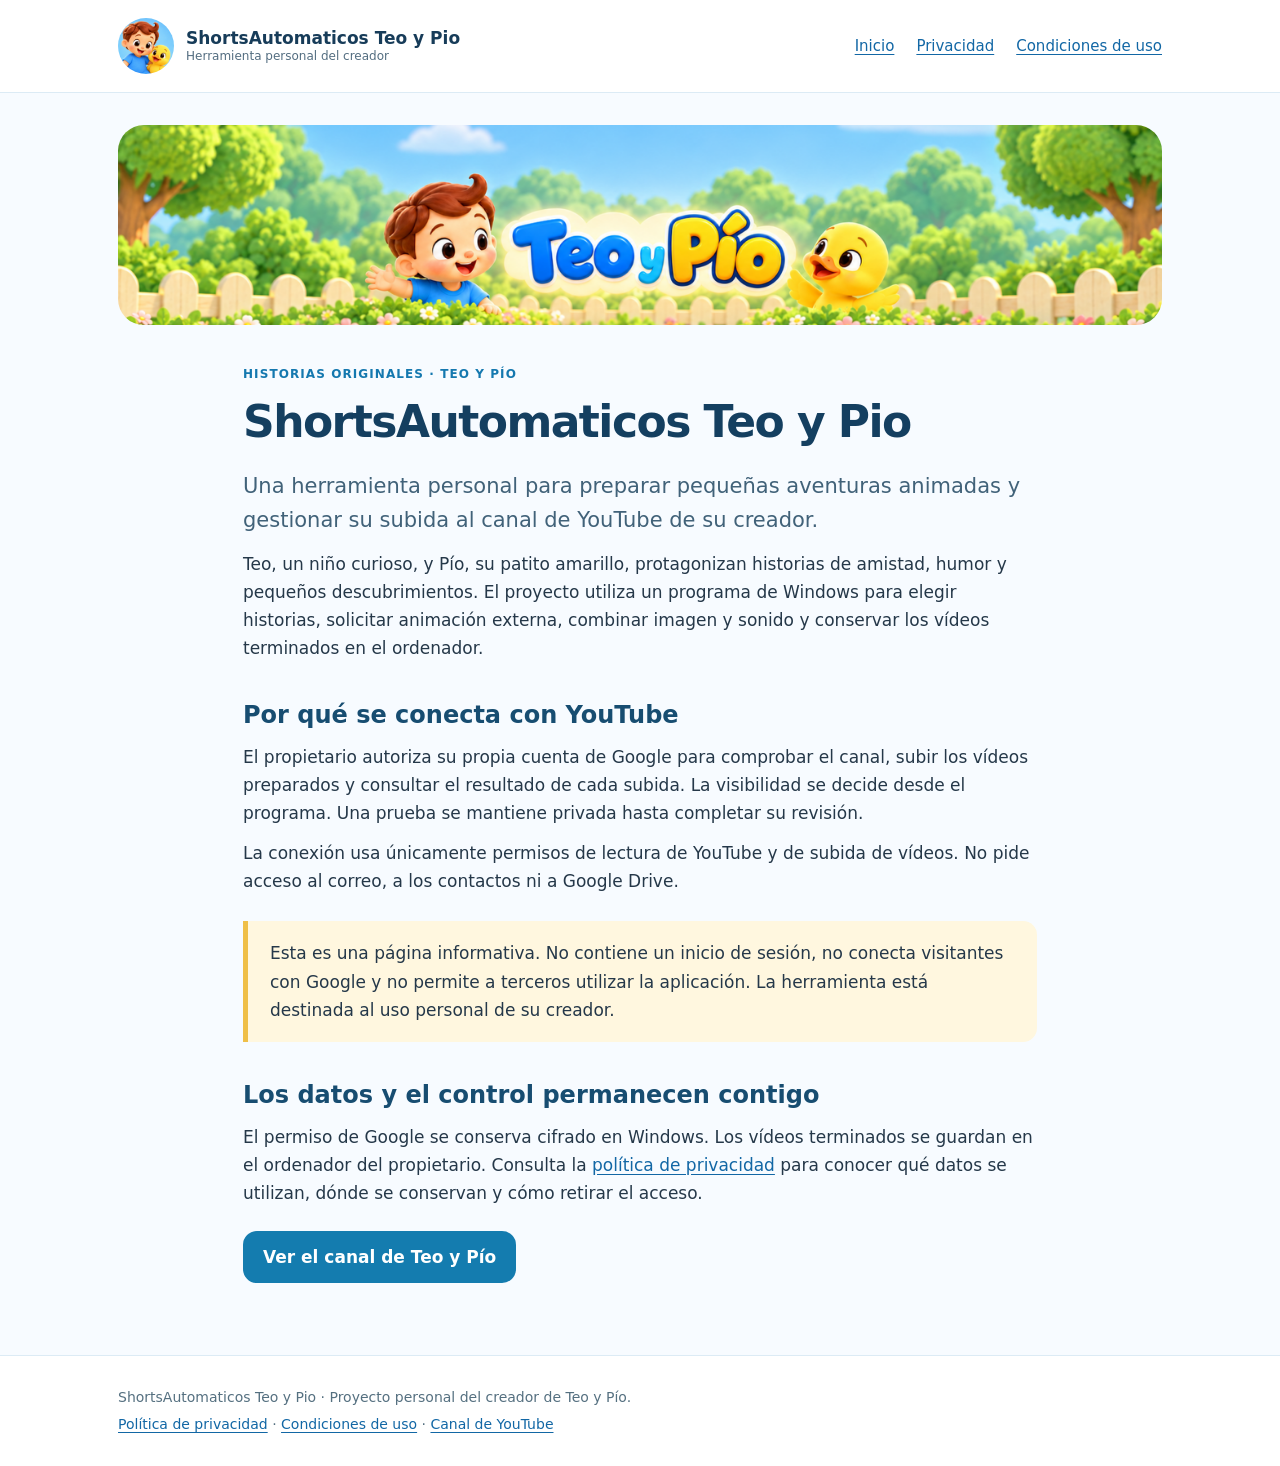
<file: index.html>
<!doctype html><html lang="es"><head><meta charset="utf-8"><meta name="viewport" content="width=device-width,initial-scale=1"><title>Inicio · ShortsAutomaticos Teo y Pio</title><meta name="description" content="Información del proyecto personal ShortsAutomaticos Teo y Pio y de su conexión con YouTube."><link rel="icon" href="avatar.png"><link rel="stylesheet" href="style.css"></head><body><header><nav class="nav" aria-label="Navegación principal"><a class="brand" href="index.html"><img src="avatar.png" alt="Teo y Pío"><span>ShortsAutomaticos Teo y Pio<small>Herramienta personal del creador</small></span></a><div class="links"><a href="index.html">Inicio</a><a href="privacidad.html">Privacidad</a><a href="condiciones.html">Condiciones de uso</a></div></nav></header><div class="hero"><img class="scene" src="banner.png" alt="Teo y Pío juntos en un jardín soleado"></div><main class="content"><p class="eyebrow">Historias originales · Teo y Pío</p><h1>ShortsAutomaticos Teo y Pio</h1><p class="lead">Una herramienta personal para preparar pequeñas aventuras animadas y gestionar su subida al canal de YouTube de su creador.</p><p>Teo, un niño curioso, y Pío, su patito amarillo, protagonizan historias de amistad, humor y pequeños descubrimientos. El proyecto utiliza un programa de Windows para elegir historias, solicitar animación externa, combinar imagen y sonido y conservar los vídeos terminados en el ordenador.</p><h2>Por qué se conecta con YouTube</h2><p>El propietario autoriza su propia cuenta de Google para comprobar el canal, subir los vídeos preparados y consultar el resultado de cada subida. La visibilidad se decide desde el programa. Una prueba se mantiene privada hasta completar su revisión.</p><p>La conexión usa únicamente permisos de lectura de YouTube y de subida de vídeos. No pide acceso al correo, a los contactos ni a Google Drive.</p><div class="notice">Esta es una página informativa. No contiene un inicio de sesión, no conecta visitantes con Google y no permite a terceros utilizar la aplicación. La herramienta está destinada al uso personal de su creador.</div><h2>Los datos y el control permanecen contigo</h2><p>El permiso de Google se conserva cifrado en Windows. Los vídeos terminados se guardan en el ordenador del propietario. Consulta la <a href="privacidad.html">política de privacidad</a> para conocer qué datos se utilizan, dónde se conservan y cómo retirar el acceso.</p><a class="button" href="https://www.youtube.com/channel/UCzIJJ-ZpsBvUkj3fXOv5QSQ">Ver el canal de Teo y Pío</a></main><footer><div class="foot"><p>ShortsAutomaticos Teo y Pio · Proyecto personal del creador de Teo y Pío.</p><p><a href="privacidad.html">Política de privacidad</a> · <a href="condiciones.html">Condiciones de uso</a> · <a href="https://www.youtube.com/channel/UCzIJJ-ZpsBvUkj3fXOv5QSQ">Canal de YouTube</a></p></div></footer></body></html>
</file>
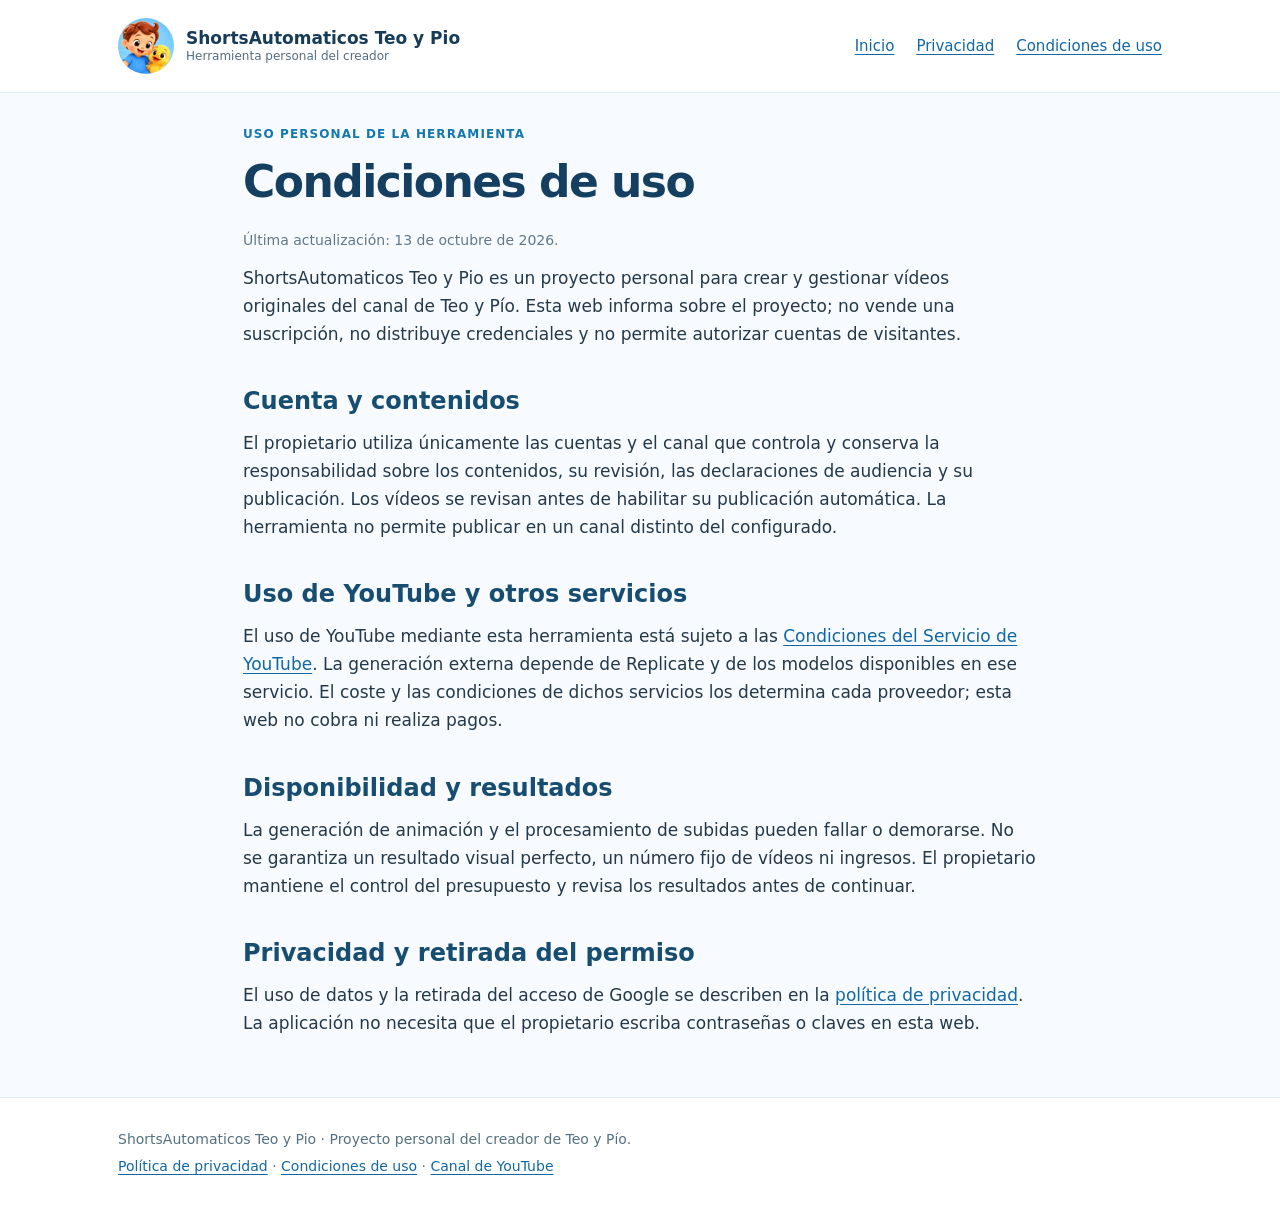
<file: condiciones.html>
<!doctype html><html lang="es"><head><meta charset="utf-8"><meta name="viewport" content="width=device-width,initial-scale=1"><title>Condiciones de uso · ShortsAutomaticos Teo y Pio</title><meta name="description" content="Información del proyecto personal ShortsAutomaticos Teo y Pio y de su conexión con YouTube."><link rel="icon" href="avatar.png"><link rel="stylesheet" href="style.css"></head><body><header><nav class="nav" aria-label="Navegación principal"><a class="brand" href="index.html"><img src="avatar.png" alt="Teo y Pío"><span>ShortsAutomaticos Teo y Pio<small>Herramienta personal del creador</small></span></a><div class="links"><a href="index.html">Inicio</a><a href="privacidad.html">Privacidad</a><a href="condiciones.html">Condiciones de uso</a></div></nav></header><main class="content"><p class="eyebrow">Uso personal de la herramienta</p><h1>Condiciones de uso</h1><p class="meta">Última actualización: 13 de octubre de 2026.</p><p>ShortsAutomaticos Teo y Pio es un proyecto personal para crear y gestionar vídeos originales del canal de Teo y Pío. Esta web informa sobre el proyecto; no vende una suscripción, no distribuye credenciales y no permite autorizar cuentas de visitantes.</p><h2>Cuenta y contenidos</h2><p>El propietario utiliza únicamente las cuentas y el canal que controla y conserva la responsabilidad sobre los contenidos, su revisión, las declaraciones de audiencia y su publicación. Los vídeos se revisan antes de habilitar su publicación automática. La herramienta no permite publicar en un canal distinto del configurado.</p><h2>Uso de YouTube y otros servicios</h2><p>El uso de YouTube mediante esta herramienta está sujeto a las <a href="https://www.youtube.com/t/terms">Condiciones del Servicio de YouTube</a>. La generación externa depende de Replicate y de los modelos disponibles en ese servicio. El coste y las condiciones de dichos servicios los determina cada proveedor; esta web no cobra ni realiza pagos.</p><h2>Disponibilidad y resultados</h2><p>La generación de animación y el procesamiento de subidas pueden fallar o demorarse. No se garantiza un resultado visual perfecto, un número fijo de vídeos ni ingresos. El propietario mantiene el control del presupuesto y revisa los resultados antes de continuar.</p><h2>Privacidad y retirada del permiso</h2><p>El uso de datos y la retirada del acceso de Google se describen en la <a href="privacidad.html">política de privacidad</a>. La aplicación no necesita que el propietario escriba contraseñas o claves en esta web.</p></main><footer><div class="foot"><p>ShortsAutomaticos Teo y Pio · Proyecto personal del creador de Teo y Pío.</p><p><a href="privacidad.html">Política de privacidad</a> · <a href="condiciones.html">Condiciones de uso</a> · <a href="https://www.youtube.com/channel/UCzIJJ-ZpsBvUkj3fXOv5QSQ">Canal de YouTube</a></p></div></footer></body></html>
</file>
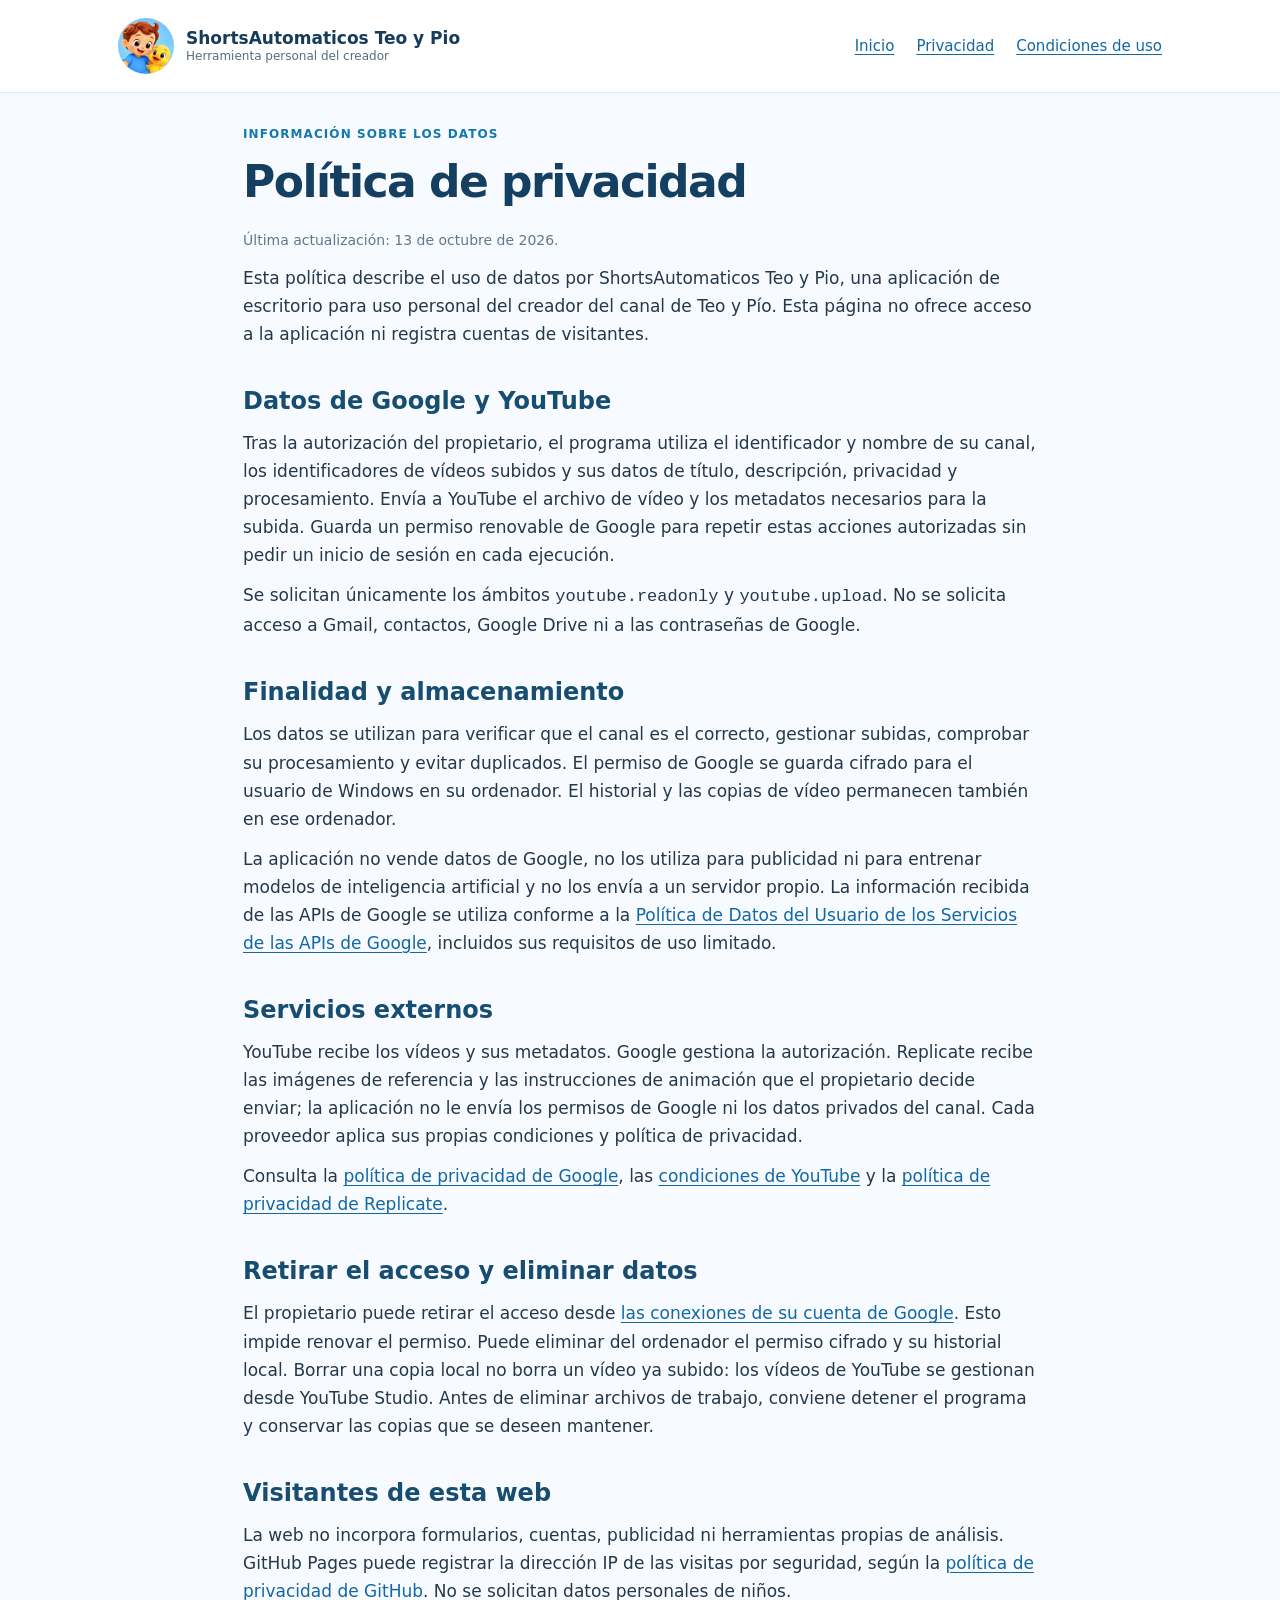
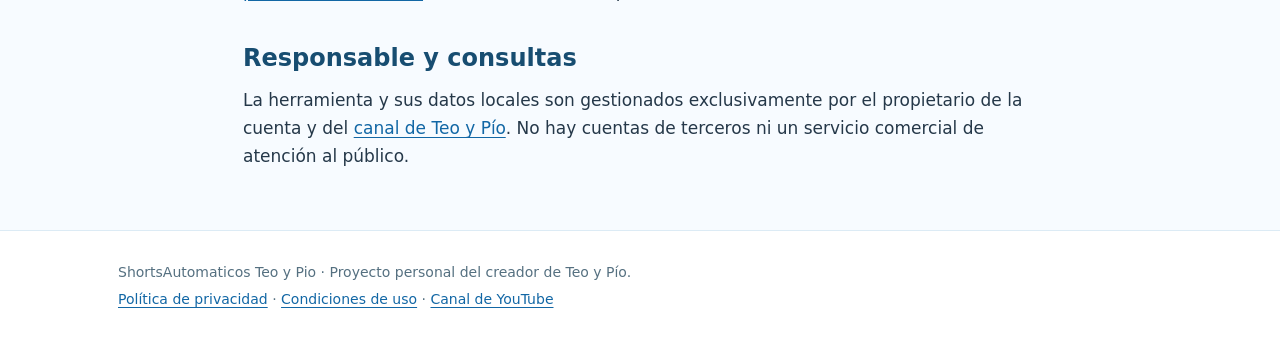
<file: privacidad.html>
<!doctype html><html lang="es"><head><meta charset="utf-8"><meta name="viewport" content="width=device-width,initial-scale=1"><title>Política de privacidad · ShortsAutomaticos Teo y Pio</title><meta name="description" content="Información del proyecto personal ShortsAutomaticos Teo y Pio y de su conexión con YouTube."><link rel="icon" href="avatar.png"><link rel="stylesheet" href="style.css"></head><body><header><nav class="nav" aria-label="Navegación principal"><a class="brand" href="index.html"><img src="avatar.png" alt="Teo y Pío"><span>ShortsAutomaticos Teo y Pio<small>Herramienta personal del creador</small></span></a><div class="links"><a href="index.html">Inicio</a><a href="privacidad.html">Privacidad</a><a href="condiciones.html">Condiciones de uso</a></div></nav></header><main class="content"><p class="eyebrow">Información sobre los datos</p><h1>Política de privacidad</h1><p class="meta">Última actualización: 13 de octubre de 2026.</p><p>Esta política describe el uso de datos por ShortsAutomaticos Teo y Pio, una aplicación de escritorio para uso personal del creador del canal de Teo y Pío. Esta página no ofrece acceso a la aplicación ni registra cuentas de visitantes.</p><h2>Datos de Google y YouTube</h2><p>Tras la autorización del propietario, el programa utiliza el identificador y nombre de su canal, los identificadores de vídeos subidos y sus datos de título, descripción, privacidad y procesamiento. Envía a YouTube el archivo de vídeo y los metadatos necesarios para la subida. Guarda un permiso renovable de Google para repetir estas acciones autorizadas sin pedir un inicio de sesión en cada ejecución.</p><p>Se solicitan únicamente los ámbitos <code>youtube.readonly</code> y <code>youtube.upload</code>. No se solicita acceso a Gmail, contactos, Google Drive ni a las contraseñas de Google.</p><h2>Finalidad y almacenamiento</h2><p>Los datos se utilizan para verificar que el canal es el correcto, gestionar subidas, comprobar su procesamiento y evitar duplicados. El permiso de Google se guarda cifrado para el usuario de Windows en su ordenador. El historial y las copias de vídeo permanecen también en ese ordenador.</p><p>La aplicación no vende datos de Google, no los utiliza para publicidad ni para entrenar modelos de inteligencia artificial y no los envía a un servidor propio. La información recibida de las APIs de Google se utiliza conforme a la <a href="https://developers.google.com/terms/api-services-user-data-policy">Política de Datos del Usuario de los Servicios de las APIs de Google</a>, incluidos sus requisitos de uso limitado.</p><h2>Servicios externos</h2><p>YouTube recibe los vídeos y sus metadatos. Google gestiona la autorización. Replicate recibe las imágenes de referencia y las instrucciones de animación que el propietario decide enviar; la aplicación no le envía los permisos de Google ni los datos privados del canal. Cada proveedor aplica sus propias condiciones y política de privacidad.</p><p>Consulta la <a href="https://policies.google.com/privacy">política de privacidad de Google</a>, las <a href="https://www.youtube.com/t/terms">condiciones de YouTube</a> y la <a href="https://replicate.com/privacy">política de privacidad de Replicate</a>.</p><h2>Retirar el acceso y eliminar datos</h2><p>El propietario puede retirar el acceso desde <a href="https://myaccount.google.com/connections">las conexiones de su cuenta de Google</a>. Esto impide renovar el permiso. Puede eliminar del ordenador el permiso cifrado y su historial local. Borrar una copia local no borra un vídeo ya subido: los vídeos de YouTube se gestionan desde YouTube Studio. Antes de eliminar archivos de trabajo, conviene detener el programa y conservar las copias que se deseen mantener.</p><h2>Visitantes de esta web</h2><p>La web no incorpora formularios, cuentas, publicidad ni herramientas propias de análisis. GitHub Pages puede registrar la dirección IP de las visitas por seguridad, según la <a href="https://docs.github.com/en/site-policy/privacy-policies/github-general-privacy-statement">política de privacidad de GitHub</a>. No se solicitan datos personales de niños.</p><h2>Responsable y consultas</h2><p>La herramienta y sus datos locales son gestionados exclusivamente por el propietario de la cuenta y del <a href="https://www.youtube.com/channel/UCzIJJ-ZpsBvUkj3fXOv5QSQ">canal de Teo y Pío</a>. No hay cuentas de terceros ni un servicio comercial de atención al público.</p></main><footer><div class="foot"><p>ShortsAutomaticos Teo y Pio · Proyecto personal del creador de Teo y Pío.</p><p><a href="privacidad.html">Política de privacidad</a> · <a href="condiciones.html">Condiciones de uso</a> · <a href="https://www.youtube.com/channel/UCzIJJ-ZpsBvUkj3fXOv5QSQ">Canal de YouTube</a></p></div></footer></body></html>
</file>
<file: style.css>
*{box-sizing:border-box}html{color-scheme:light}body{margin:0;background:#f7fbff;color:#253849;font:17px/1.65 system-ui,-apple-system,Segoe UI,sans-serif}a{color:#1267a5;text-underline-offset:3px}a:hover{color:#063f6a}a:focus-visible{outline:3px solid #f0b62c;outline-offset:5px}header{background:white;border-bottom:1px solid #dcebf5}.nav{max-width:1100px;margin:auto;display:flex;align-items:center;justify-content:space-between;padding:18px 28px;gap:20px}.brand{display:flex;align-items:center;gap:12px;color:#173c59;text-decoration:none;font-weight:800;line-height:1.3}.brand img{width:56px;height:56px;border-radius:50%}.brand small{display:block;font-size:12px;font-weight:500;color:#536d80}.links{display:flex;gap:22px;flex-wrap:wrap;font-size:15px}.hero{max-width:1100px;margin:32px auto 0;padding:0 28px}.scene{width:100%;height:200px;object-fit:cover;object-position:center;border-radius:26px;background:#b7e5ff}.content{max-width:850px;margin:32px auto 60px;padding:0 28px}.eyebrow{color:#1478af;letter-spacing:.09em;text-transform:uppercase;font-size:12px;font-weight:800}.content h1{font-size:clamp(30px,5vw,44px);line-height:1.13;letter-spacing:-.035em;margin:12px 0 22px;color:#143f60}.lead{font-size:21px;color:#416279}.content h2{font-size:24px;line-height:1.3;margin:38px 0 12px;color:#174d71}.content p{margin:12px 0}.content ul{padding-left:22px}.notice{border-left:5px solid #efbf48;background:#fff7df;border-radius:0 14px 14px 0;padding:18px 22px;margin:26px 0}.button{display:inline-block;background:#147caf;color:white;text-decoration:none;border-radius:14px;padding:12px 20px;font-weight:700;margin:12px 0}.button:hover{background:#0f5c87;color:white}footer{border-top:1px solid #dcebf5;background:#fff;padding:26px}.foot{max-width:1044px;margin:auto;font-size:14px;color:#557080}.foot p{margin:4px 0}.meta{font-size:14px;color:#627789}@media(max-width:640px){.nav{align-items:flex-start;flex-direction:column;padding:16px 20px}.links{gap:18px}.hero{padding:0 16px;margin-top:20px}.scene{height:150px;border-radius:20px}.content{padding:0 22px;margin-top:24px}.brand small{font-size:11px}.lead{font-size:19px}}
</file>
